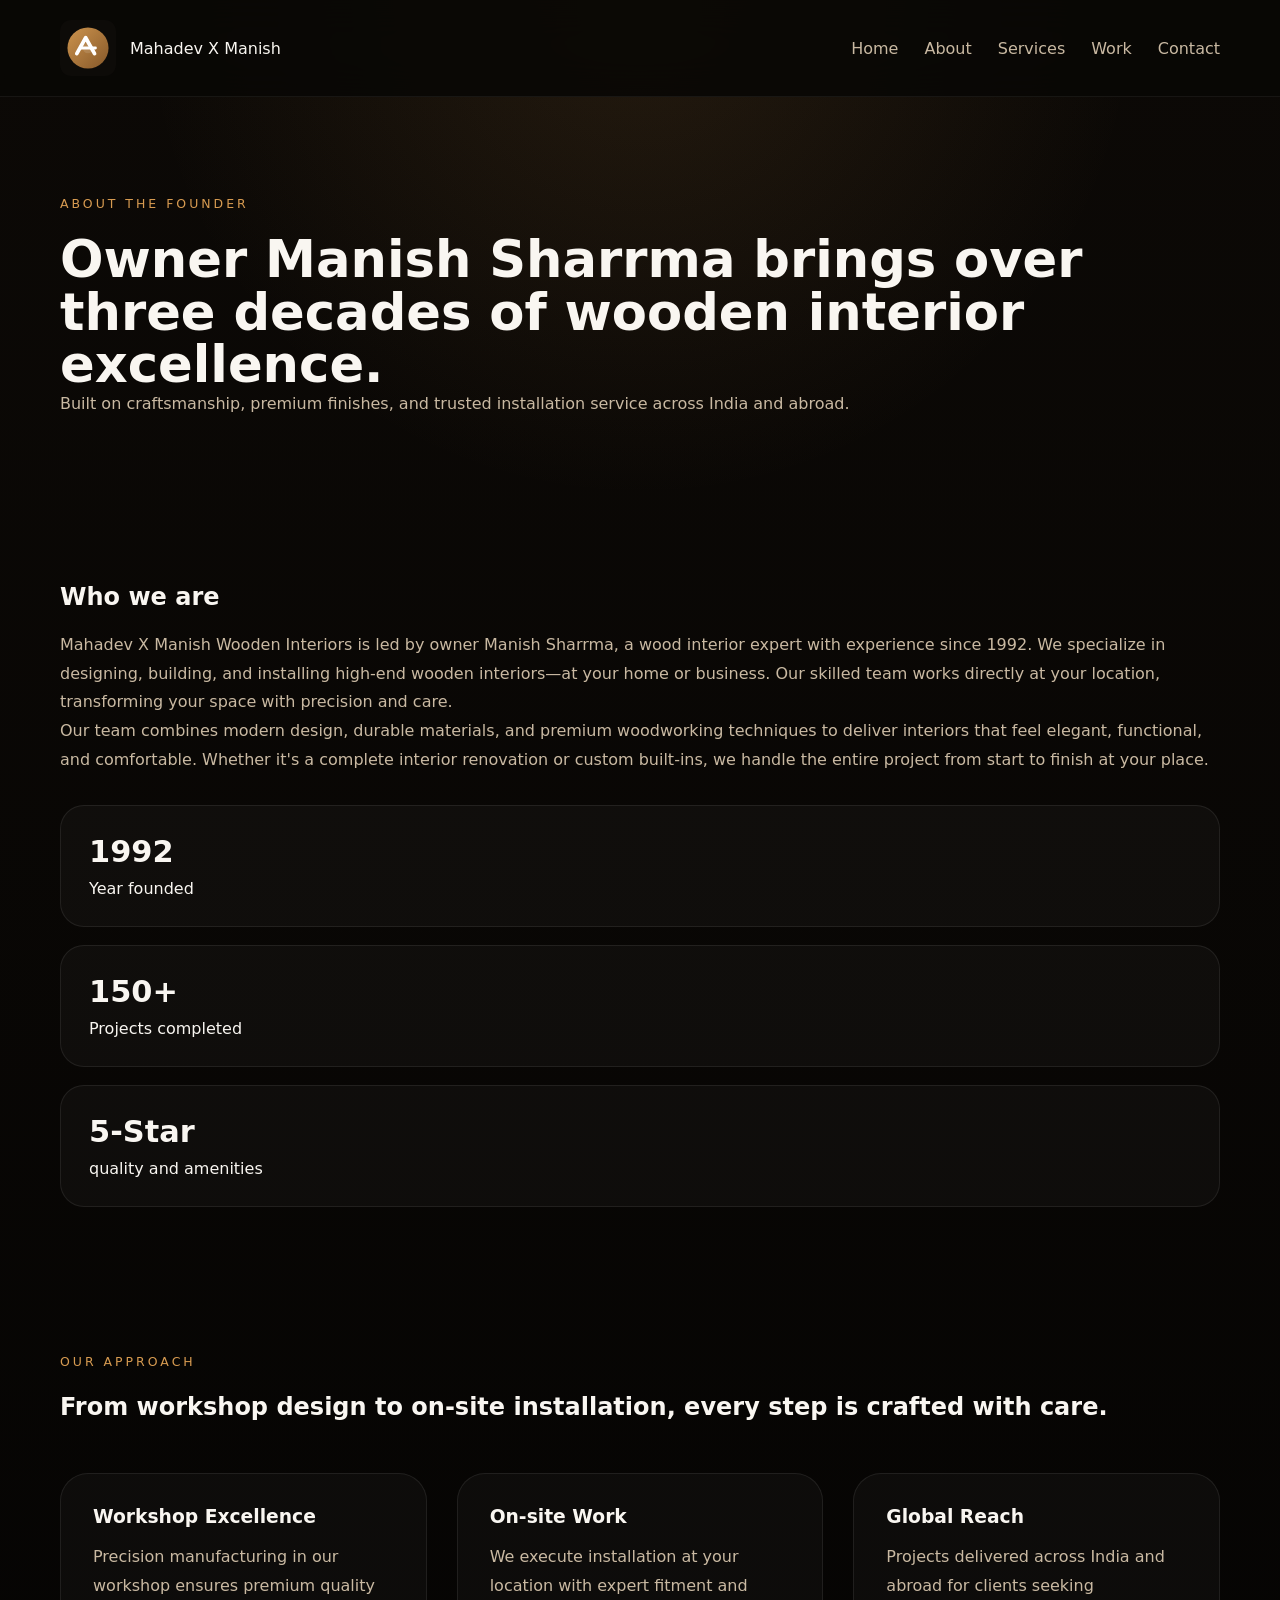
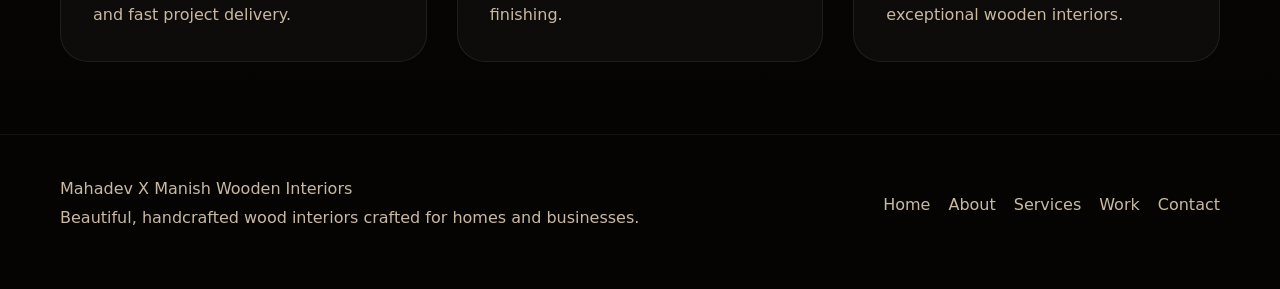
<file: about.html>
<!DOCTYPE html>
<html lang="en">
<head>
  <meta charset="UTF-8" />
  <meta name="viewport" content="width=device-width, initial-scale=1.0" />
  <title>About Us - Mahadev X Manish Wooden Interiors</title>
  <meta name="description" content="About Mahadev X Manish Wooden Interiors: craftsmanship, custom woodworking, and on-site interior installation for homes and businesses." />
  <meta name="keywords" content="about wooden interiors, wood interior company, on-site wood installation, handmade wood interiors" />
  <link rel="stylesheet" href="styles.css" />
</head>
<body>
  <header class="site-header">
    <div class="container header-inner">
      <a class="brand" href="index.html">
        <img src="logo.svg" alt="Mahadev X Manish Wooden Interiors" class="logo" />
        <span>Mahadev X Manish</span>
      </a>
      <button class="menu-toggle" aria-label="Open navigation">
        <span></span><span></span><span></span>
      </button>
      <nav class="site-nav">
        <a href="index.html">Home</a>
        <a href="about.html">About</a>
        <a href="services.html">Services</a>
        <a href="gallery.html">Work</a>
        <a href="contact.html">Contact</a>
      </nav>
    </div>
  </header>

  <main>
    <section class="page-hero page-hero-about">
      <div class="container">
        <p class="eyebrow">About the founder</p>
        <h1>Owner <strong>Manish Sharrma</strong> brings over three decades of wooden interior excellence.</h1>
        <p>Built on craftsmanship, premium finishes, and trusted installation service across India and abroad.</p>
      </div>
    </section>

    <section class="container content-block">
      <div class="content-grid">
        <div>
          <h2>Who we are</h2>
          <p>Mahadev X Manish Wooden Interiors is led by owner Manish Sharrma, a wood interior expert with experience since 1992. We specialize in designing, building, and installing high-end wooden interiors—at your home or business. Our skilled team works directly at your location, transforming your space with precision and care.</p>
          <p>Our team combines modern design, durable materials, and premium woodworking techniques to deliver interiors that feel elegant, functional, and comfortable. Whether it's a complete interior renovation or custom built-ins, we handle the entire project from start to finish at your place.</p>
        </div>
        <div>
          <ul class="stats-list">
            <li><strong>1992</strong> Year founded</li>
            <li><strong>150+</strong> Projects completed</li>
            <li><strong>5-Star</strong> quality and amenities</li>
          </ul>
        </div>
      </div>
    </section>

    <section class="expertise-section">
      <div class="container section-header">
        <div>
          <p class="eyebrow">Our approach</p>
          <h2>From workshop design to on-site installation, every step is crafted with care.</h2>
        </div>
      </div>
      <div class="expertise-cards container">
        <article>
          <h3>Workshop Excellence</h3>
          <p>Precision manufacturing in our workshop ensures premium quality and fast project delivery.</p>
        </article>
        <article>
          <h3>On-site Work</h3>
          <p>We execute installation at your location with expert fitment and finishing.</p>
        </article>
        <article>
          <h3>Global Reach</h3>
          <p>Projects delivered across India and abroad for clients seeking exceptional wooden interiors.</p>
        </article>
      </div>
    </section>
  </main>

  <footer class="site-footer">
    <div class="container footer-grid">
      <div>
        <p class="brand-name">Mahadev X Manish Wooden Interiors</p>
        <p>Beautiful, handcrafted wood interiors crafted for homes and businesses.</p>
      </div>
      <nav class="footer-nav">
        <a href="index.html">Home</a>
        <a href="about.html">About</a>
        <a href="services.html">Services</a>
        <a href="gallery.html">Work</a>
        <a href="contact.html">Contact</a>
      </nav>
    </div>
  </footer>
  <script src="script.js"></script>
</body>
</html>
</file>
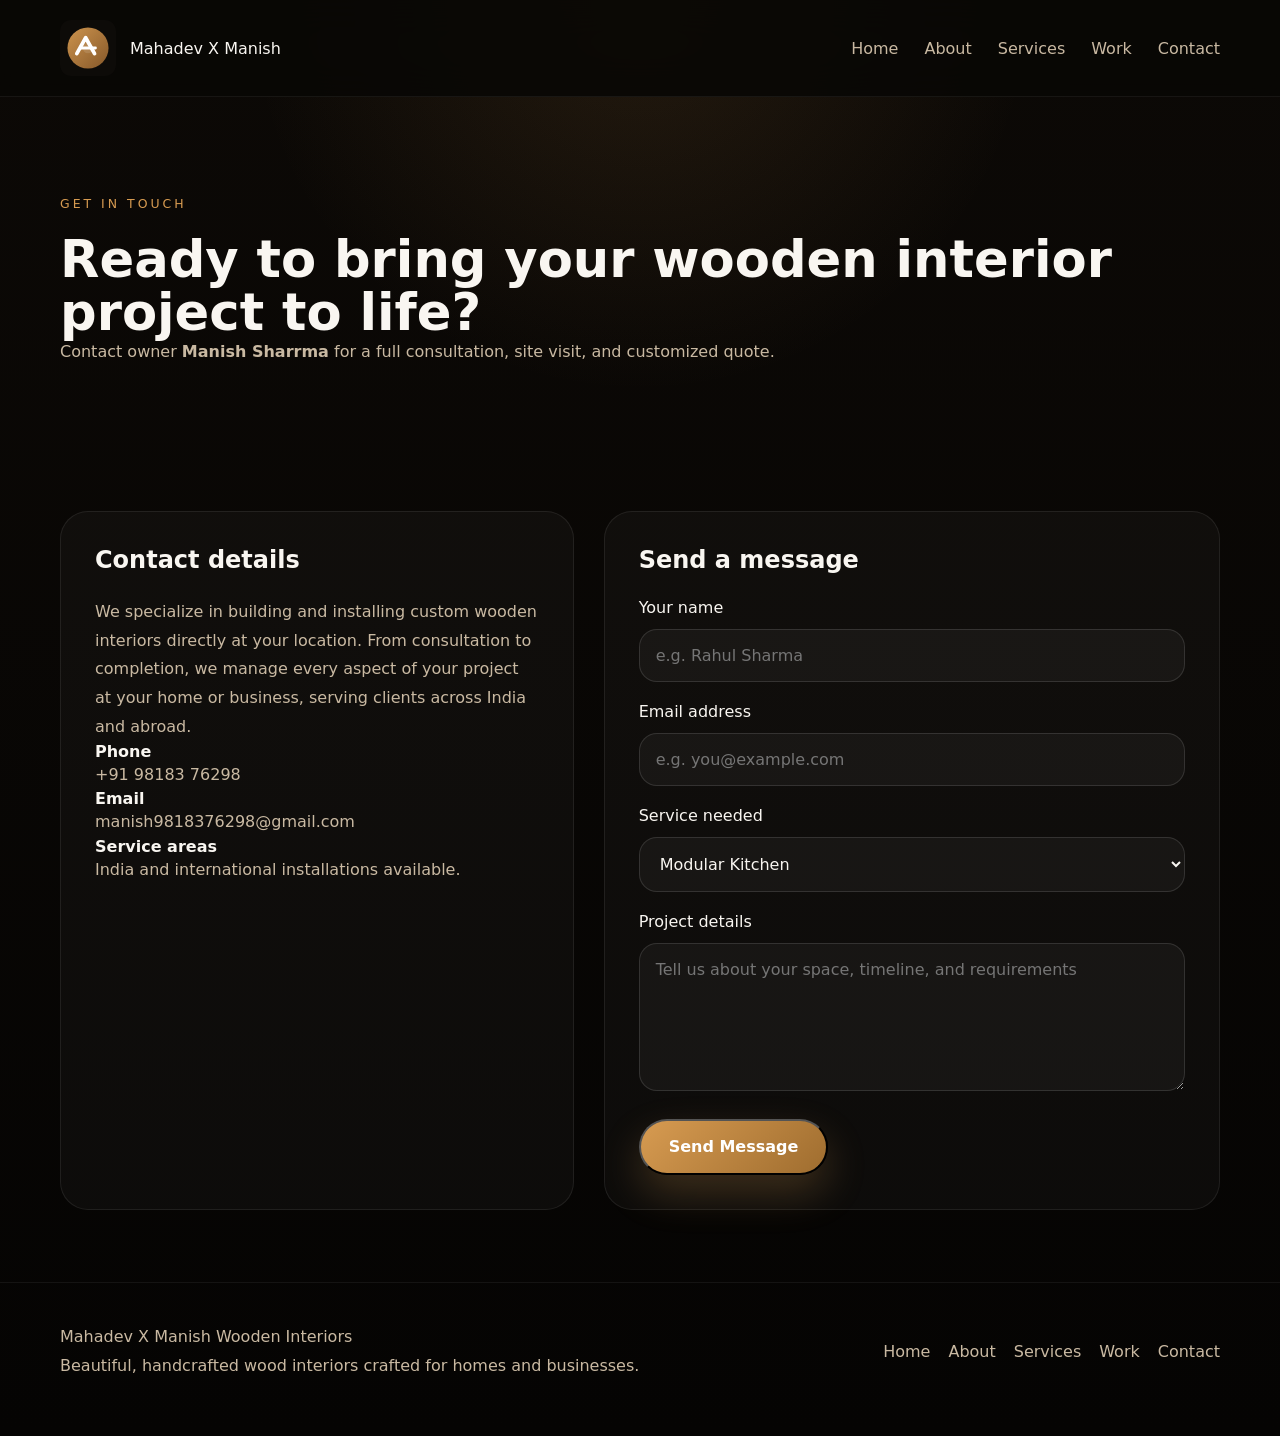
<file: contact.html>
<!DOCTYPE html>
<html lang="en">
<head>
  <meta charset="UTF-8" />
  <meta name="viewport" content="width=device-width, initial-scale=1.0" />
  <title>Contact - Mahadev X Manish Wooden Interiors</title>
  <meta name="description" content="Contact Mahadev X Manish Wooden Interiors for a consultation, site visit, and custom quote for wooden interiors and on-site installation." />
  <meta name="keywords" content="contact wood interiors, wooden interiors quote, on-site installation consultation" />
  <link rel="stylesheet" href="styles.css" />
</head>
<body>
  <header class="site-header">
    <div class="container header-inner">
      <a class="brand" href="index.html">
        <img src="logo.svg" alt="Mahadev X Manish Wooden Interiors" class="logo" />
        <span>Mahadev X Manish</span>
      </a>
      <button class="menu-toggle" aria-label="Open navigation">
        <span></span><span></span><span></span>
      </button>
      <nav class="site-nav">
        <a href="index.html">Home</a>
        <a href="about.html">About</a>
        <a href="services.html">Services</a>
        <a href="gallery.html">Work</a>
        <a href="contact.html">Contact</a>
      </nav>
    </div>
  </header>

  <main>
    <section class="page-hero page-hero-contact">
      <div class="container">
        <p class="eyebrow">Get in touch</p>
        <h1>Ready to bring your wooden interior project to life?</h1>
        <p>Contact owner <strong>Manish Sharrma</strong> for a full consultation, site visit, and customized quote.</p>
      </div>
    </section>

    <section class="container contact-grid">
      <div class="contact-card contact-details">
        <h2>Contact details</h2>
        <p>We specialize in building and installing custom wooden interiors directly at your location. From consultation to completion, we manage every aspect of your project at your home or business, serving clients across India and abroad.</p>
        <div>
          <strong>Phone</strong>
          <p>+91 98183 76298</p>
        </div>
        <div>
          <strong>Email</strong>
          <p>manish9818376298@gmail.com</p>
        </div>
        <div>
          <strong>Service areas</strong>
          <p>India and international installations available.</p>
        </div>
      </div>
      <form class="contact-card contact-form">
        <h2>Send a message</h2>
        <label for="name">Your name</label>
        <input type="text" id="name" name="name" placeholder="e.g. Rahul Sharma" required />

        <label for="email">Email address</label>
        <input type="email" id="email" name="email" placeholder="e.g. you@example.com" required />

        <label for="service">Service needed</label>
        <select id="service" name="service">
          <option>Modular Kitchen</option>
          <option>Wardrobe & Storage</option>
          <option>Living Room Interior</option>
          <option>Bedroom Interior</option>
          <option>Office Setup</option>
          <option>Custom Consultation</option>
        </select>

        <label for="message">Project details</label>
        <textarea id="message" name="message" rows="6" placeholder="Tell us about your space, timeline, and requirements"></textarea>

        <button class="btn btn-primary" type="submit">Send Message</button>
      </form>
    </section>
  </main>

  <footer class="site-footer">
    <div class="container footer-grid">
      <div>
        <p class="brand-name">Mahadev X Manish Wooden Interiors</p>
        <p>Beautiful, handcrafted wood interiors crafted for homes and businesses.</p>
      </div>
      <nav class="footer-nav">
        <a href="index.html">Home</a>
        <a href="about.html">About</a>
        <a href="services.html">Services</a>
        <a href="gallery.html">Work</a>
        <a href="contact.html">Contact</a>
      </nav>
    </div>
  </footer>
  <script src="script.js"></script>
</body>
</html>
</file>
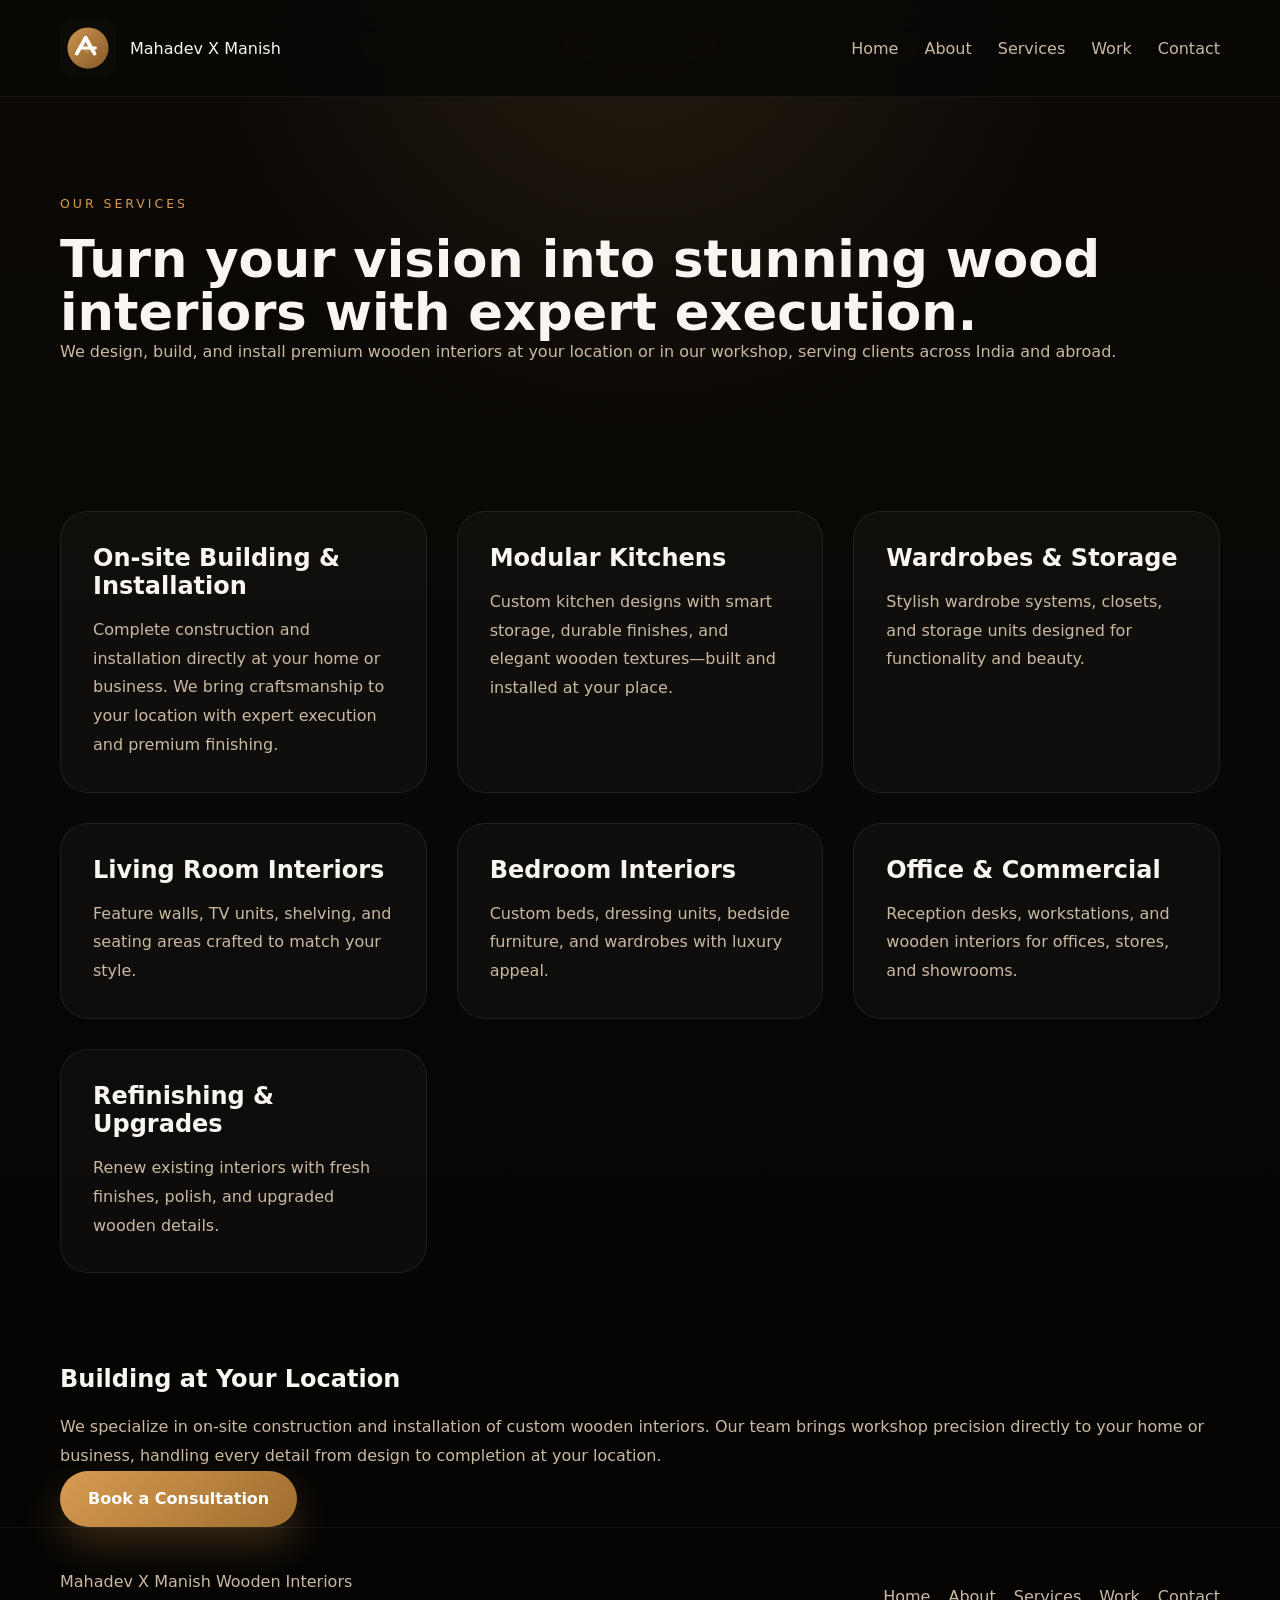
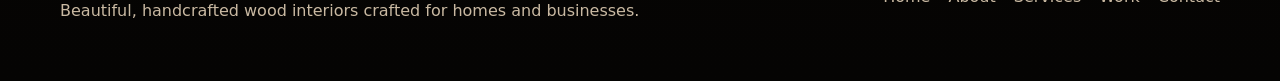
<file: services.html>
<!DOCTYPE html>
<html lang="en">
<head>
  <meta charset="UTF-8" />
  <meta name="viewport" content="width=device-width, initial-scale=1.0" />
  <title>Services - Mahadev X Manish Wooden Interiors</title>
  <meta name="description" content="Our services include modular kitchens, wardrobes, living room interiors, bedroom interiors, office fit-outs, and on-site installation of custom wooden interiors." />
  <meta name="keywords" content="wooden interior services, modular kitchen, wardrobe storage, office interiors, on-site installation" />
  <link rel="stylesheet" href="styles.css" />
</head>
<body>
  <header class="site-header">
    <div class="container header-inner">
      <a class="brand" href="index.html">
        <img src="logo.svg" alt="Mahadev X Manish Wooden Interiors" class="logo" />
        <span>Mahadev X Manish</span>
      </a>
      <button class="menu-toggle" aria-label="Open navigation">
        <span></span><span></span><span></span>
      </button>
      <nav class="site-nav">
        <a href="index.html">Home</a>
        <a href="about.html">About</a>
        <a href="services.html">Services</a>
        <a href="gallery.html">Work</a>
        <a href="contact.html">Contact</a>
      </nav>
    </div>
  </header>

  <main>
    <section class="page-hero page-hero-services">
      <div class="container">
        <p class="eyebrow">Our services</p>
        <h1>Turn your vision into stunning wood interiors with expert execution.</h1>
        <p>We design, build, and install premium wooden interiors at your location or in our workshop, serving clients across India and abroad.</p>
      </div>
    </section>

    <section class="container services-grid">
      <article>
        <h2>On-site Building & Installation</h2>
        <p>Complete construction and installation directly at your home or business. We bring craftsmanship to your location with expert execution and premium finishing.</p>
      </article>
      <article>
        <h2>Modular Kitchens</h2>
        <p>Custom kitchen designs with smart storage, durable finishes, and elegant wooden textures—built and installed at your place.</p>
      </article>
      <article>
        <h2>Wardrobes & Storage</h2>
        <p>Stylish wardrobe systems, closets, and storage units designed for functionality and beauty.</p>
      </article>
      <article>
        <h2>Living Room Interiors</h2>
        <p>Feature walls, TV units, shelving, and seating areas crafted to match your style.</p>
      </article>
      <article>
        <h2>Bedroom Interiors</h2>
        <p>Custom beds, dressing units, bedside furniture, and wardrobes with luxury appeal.</p>
      </article>
      <article>
        <h2>Office & Commercial</h2>
        <p>Reception desks, workstations, and wooden interiors for offices, stores, and showrooms.</p>
      </article>
      <article>
        <h2>Refinishing & Upgrades</h2>
        <p>Renew existing interiors with fresh finishes, polish, and upgraded wooden details.</p>
      </article>
    </section>

    <section class="container contact-panel">
      <div>
        <h2>Building at Your Location</h2>
        <p>We specialize in on-site construction and installation of custom wooden interiors. Our team brings workshop precision directly to your home or business, handling every detail from design to completion at your location.</p>
      </div>
      <a class="btn btn-primary" href="contact.html">Book a Consultation</a>
    </section>
  </main>

  <footer class="site-footer">
    <div class="container footer-grid">
      <div>
        <p class="brand-name">Mahadev X Manish Wooden Interiors</p>
        <p>Beautiful, handcrafted wood interiors crafted for homes and businesses.</p>
      </div>
      <nav class="footer-nav">
        <a href="index.html">Home</a>
        <a href="about.html">About</a>
        <a href="services.html">Services</a>
        <a href="gallery.html">Work</a>
        <a href="contact.html">Contact</a>
      </nav>
    </div>
  </footer>
  <script src="script.js"></script>
</body>
</html>
</file>
<file: styles.css>
:root {
  --bg: #080705;
  --surface: rgba(22, 18, 14, 0.92);
  --surface-soft: rgba(38, 32, 27, 0.92);
  --text: #f9f6f1;
  --muted: #c9b9a2;
  --accent: #d79b51;
  --accent-light: #f0c38d;
  --border: rgba(255, 255, 255, 0.08);
  --radius: 28px;
}

* {
  box-sizing: border-box;
}

html {
  scroll-behavior: smooth;
}

body {
  margin: 0;
  font-family: Inter, system-ui, -apple-system, BlinkMacSystemFont, 'Segoe UI', sans-serif;
  color: var(--text);
  background: radial-gradient(circle at top, rgba(215, 155, 81, 0.12), transparent 25%),
    linear-gradient(180deg, #0c0906 0%, #050403 100%);
}

img {
  max-width: 100%;
  display: block;
}

a {
  color: inherit;
}

button,
input,
textarea,
select {
  font: inherit;
}

.container {
  width: min(1160px, calc(100% - 36px));
  margin: 0 auto;
}

.site-header {
  position: sticky;
  top: 0;
  z-index: 30;
  backdrop-filter: blur(18px);
  background: rgba(8, 7, 5, 0.88);
  border-bottom: 1px solid rgba(255, 255, 255, 0.06);
}

.header-inner {
  display: flex;
  align-items: center;
  justify-content: space-between;
  gap: 16px;
  padding: 20px 0;
}

.brand {
  display: inline-flex;
  align-items: center;
  gap: 14px;
  text-decoration: none;
}

.logo {
  width: 56px;
  height: 56px;
}

.brand-title {
  display: block;
  font-weight: 700;
  letter-spacing: 0.06em;
}

.brand-subtitle {
  display: block;
  font-size: 0.85rem;
  color: var(--muted);
}

.site-nav {
  display: flex;
  align-items: center;
  gap: 26px;
}

.site-nav a,
.footer-nav a,
.link {
  color: var(--muted);
  text-decoration: none;
  transition: color 0.25s ease;
}

.site-nav a:hover,
.footer-nav a:hover,
.link:hover {
  color: var(--text);
}

.menu-toggle {
  display: none;
  border: none;
  background: none;
  padding: 12px;
  cursor: pointer;
}

.menu-toggle span {
  display: block;
  width: 24px;
  height: 2px;
  background: var(--text);
  margin: 5px 0;
  border-radius: 999px;
}

.hero,
.page-hero {
  padding: 96px 0 72px;
}

.hero-grid,
.content-grid,
.reasons-grid,
.featured-work .image-grid,
.expertise-cards,
.gallery-grid,
.services-grid,
.contact-grid {
  display: grid;
  gap: 30px;
}

.hero-grid {
  grid-template-columns: minmax(280px, 1fr) minmax(380px, 1.1fr);
  align-items: center;
}

.hero-copy h1,
.page-hero h1,
.section-intro h2,
.contact-card h2,
.expertise-cards h3,
.services-grid h2 {
  margin: 0;
}

.eyebrow {
  text-transform: uppercase;
  letter-spacing: 0.24em;
  font-size: 0.78rem;
  color: var(--accent);
  margin-bottom: 18px;
}

h1 {
  font-size: clamp(2.5rem, 4vw, 3.8rem);
  line-height: 1.02;
}

p {
  margin: 0;
  color: var(--muted);
  line-height: 1.8;
}

.intro {
  margin-top: 22px;
  max-width: 680px;
}

.hero-actions {
  display: flex;
  flex-wrap: wrap;
  gap: 18px;
  margin-top: 34px;
}

.btn {
  display: inline-flex;
  align-items: center;
  justify-content: center;
  min-height: 56px;
  padding: 0 28px;
  border-radius: 999px;
  text-decoration: none;
  font-weight: 600;
  transition: transform 0.22s ease, box-shadow 0.22s ease;
}

.btn:hover {
  transform: translateY(-2px);
}

.btn-primary {
  background: linear-gradient(135deg, var(--accent), #9f6d2f);
  color: #fff;
  box-shadow: 0 18px 40px rgba(215, 155, 81, 0.24);
}

.btn-secondary {
  border: 1px solid rgba(255, 255, 255, 0.14);
  color: var(--text);
  background: rgba(255, 255, 255, 0.04);
}

.hero-highlights {
  display: grid;
  grid-template-columns: repeat(3, minmax(0, 1fr));
  gap: 16px;
  margin-top: 34px;
}

.hero-highlights div {
  padding: 22px;
  border-radius: 24px;
  border: 1px solid rgba(255, 255, 255, 0.08);
  background: rgba(255, 255, 255, 0.03);
}

.hero-highlights strong {
  display: block;
  margin-bottom: 10px;
  color: var(--text);
}

.hero-visual {
  border-radius: 32px;
  overflow: hidden;
  box-shadow: 0 40px 120px rgba(0, 0, 0, 0.35);
}

.hero-visual img {
  width: 100%;
  height: 100%;
  aspect-ratio: 4 / 5;
  object-fit: cover;
}

.reasons,
.featured-work,
.cta,
.content-block,
.expertise-section,
.contact-grid,
.services-grid,
.gallery-grid {
  padding: 72px 0;
}

.section-intro h2 {
  font-size: clamp(2rem, 3vw, 3rem);
  max-width: 720px;
}

.reasons-grid,
.expertise-cards,
.services-grid {
  grid-template-columns: repeat(3, minmax(0, 1fr));
}

.reasons-grid article,
.expertise-cards article,
.services-grid article,
.contact-card,
.image-card,
.gallery-card {
  padding: 32px;
  border-radius: 28px;
  border: 1px solid var(--border);
  background: rgba(255, 255, 255, 0.03);
}

.reasons-grid article h3,
.services-grid article h2,
.expertise-cards article h3 {
  margin-bottom: 16px;
  color: var(--text);
}

.section-header {
  display: flex;
  align-items: center;
  justify-content: space-between;
  gap: 18px;
  margin-bottom: 32px;
}

.image-grid,
.gallery-grid {
  grid-template-columns: repeat(3, minmax(0, 1fr));
}

.image-card,
.gallery-card {
  overflow: hidden;
}

.image-card img,
.gallery-card img {
  width: 100%;
  height: 280px;
  object-fit: cover;
}

.image-card p,
.gallery-card p {
  margin-top: 18px;
  color: var(--text);
}

.cta {
  display: flex;
  align-items: center;
  justify-content: space-between;
  gap: 20px;
  padding: 48px 40px;
  border-radius: 32px;
  background: rgba(255, 255, 255, 0.03);
  border: 1px solid var(--border);
}

.cta h2 {
  font-size: clamp(2rem, 3vw, 2.8rem);
}

.site-footer {
  padding: 40px 0 56px;
  border-top: 1px solid rgba(255, 255, 255, 0.06);
}

.footer-grid {
  display: flex;
  align-items: center;
  justify-content: space-between;
  gap: 24px;
}

.footer-nav {
  display: flex;
  flex-wrap: wrap;
  gap: 18px;
}

.contact-grid {
  grid-template-columns: 1fr 1.2fr;
}

.contact-card {
  padding: 34px;
}

.contact-card h2 {
  margin-bottom: 24px;
}

.contact-card label {
  display: block;
  margin-top: 20px;
  margin-bottom: 12px;
  color: var(--text);
}

.contact-card input,
.contact-card textarea,
.contact-card select {
  width: 100%;
  border: 1px solid rgba(255, 255, 255, 0.12);
  border-radius: 18px;
  padding: 16px;
  background: rgba(255, 255, 255, 0.04);
  color: var(--text);
}

.contact-card textarea {
  resize: vertical;
}

.contact-card button {
  margin-top: 24px;
}

.stats-list {
  display: grid;
  gap: 18px;
  list-style: none;
  padding: 0;
  margin: 0;
}

.stats-list li {
  padding: 28px;
  border-radius: 24px;
  background: rgba(255, 255, 255, 0.03);
  border: 1px solid var(--border);
}

.stats-list strong {
  display: block;
  font-size: 1.9rem;
  margin-bottom: 10px;
}

@media (max-width: 980px) {
  .hero-grid,
  .reasons-grid,
  .content-grid,
  .featured-work .image-grid,
  .expertise-cards,
  .gallery-grid,
  .services-grid,
  .contact-grid,
  .footer-grid {
    grid-template-columns: 1fr;
  }

  .site-nav {
    display: none;
    flex-direction: column;
    gap: 16px;
    width: 100%;
    background: rgba(8, 7, 5, 0.96);
    position: absolute;
    top: 100%;
    left: 0;
    padding: 20px;
  }

  .site-nav.open {
    display: flex;
  }

  .menu-toggle {
    display: inline-flex;
  }

  .hero-highlights {
    grid-template-columns: 1fr;
  }

  .cta {
    flex-direction: column;
    align-items: flex-start;
  }
}

@media (max-width: 640px) {
  .body {
    font-size: 0.95rem;
  }

  .header-inner {
    flex-wrap: wrap;
  }

  .hero-actions,
  .footer-nav,
  .site-nav.open {
    width: 100%;
  }

  .btn {
    width: 100%;
  }
}
</file>
